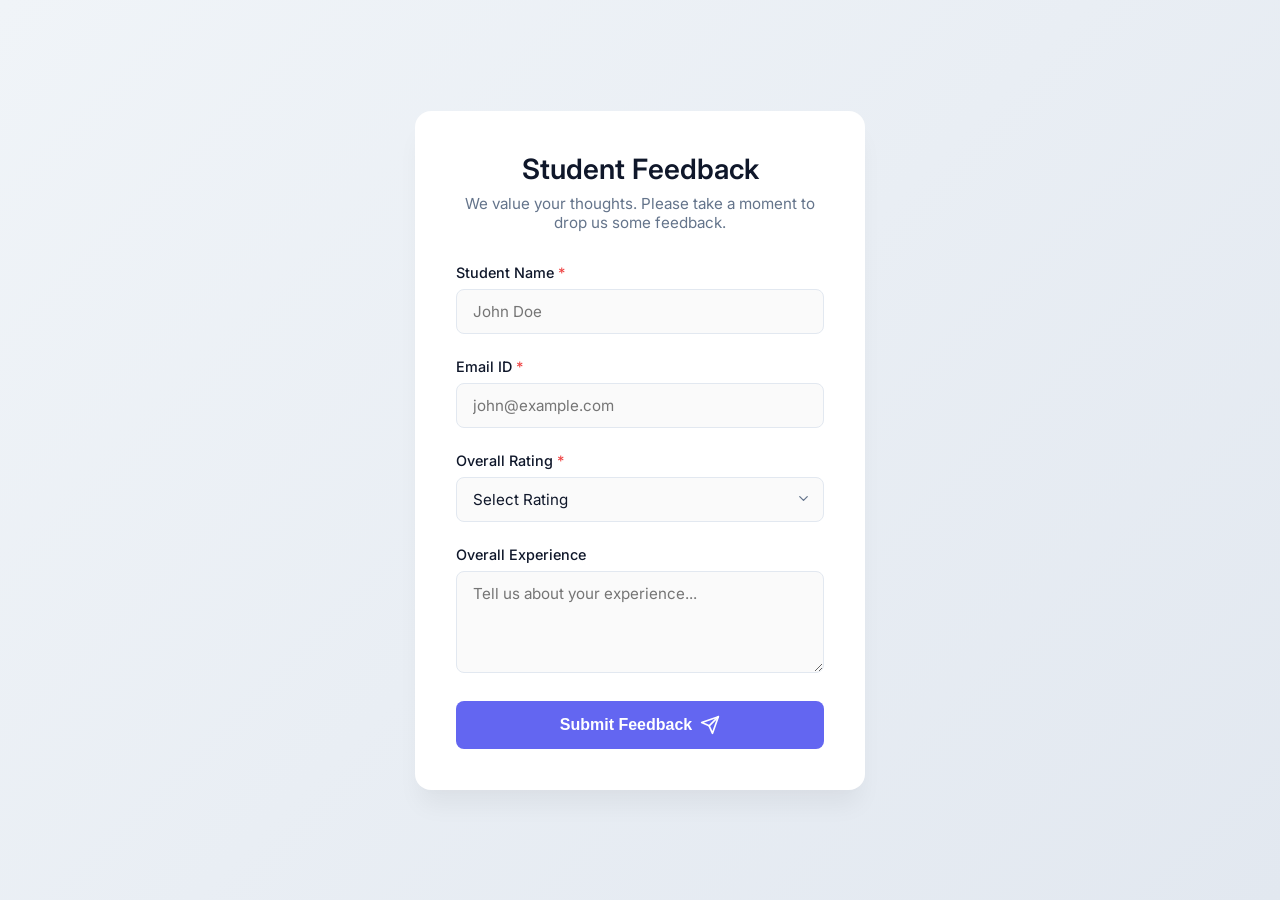
<file: index.html>
<!DOCTYPE html>
<html lang="en">
<head>
    <meta charset="UTF-8">
    <meta name="viewport" content="width=device-width, initial-scale=1.0">
    <title>Student Feedback</title>
    <meta name="description" content="Submit your student feedback">
    <link rel="stylesheet" href="static/style.css">
    <link href="https://fonts.googleapis.com/css2?family=Inter:wght@400;500;600&display=swap" rel="stylesheet">
</head>
<body>
    <div class="container">
        <div class="form-wrapper">
            <h1>Student Feedback</h1>
            <p class="subtitle">We value your thoughts. Please take a moment to drop us some feedback.</p>
            
            <div id="flash-messages" class="flash-messages"></div>

            <form action="https://nandhini-masai-4.onrender.com/submit" method="POST" id="feedback-form">
                <div class="input-group">
                    <label for="student_name">Student Name <span class="required">*</span></label>
                    <input type="text" id="student_name" name="student_name" required placeholder="John Doe">
                </div>

                <div class="input-group">
                    <label for="email">Email ID <span class="required">*</span></label>
                    <!-- Type=email handles basic HTML email format validation -->
                    <input type="email" id="email" name="email" required placeholder="john@example.com">
                </div>

                <div class="input-group">
                    <label for="rating">Overall Rating <span class="required">*</span></label>
                    <div class="rating-container">
                        <select id="rating" name="rating" required>
                            <option value="" disabled selected>Select Rating</option>
                            <option value="5">⭐⭐⭐⭐⭐ - Excellent</option>
                            <option value="4">⭐⭐⭐⭐ - Good</option>
                            <option value="3">⭐⭐⭐ - Average</option>
                            <option value="2">⭐⭐ - Poor</option>
                            <option value="1">⭐ - Terrible</option>
                        </select>
                    </div>
                </div>

                <div class="input-group">
                    <label for="experience">Overall Experience</label>
                    <textarea id="experience" name="experience" rows="4" placeholder="Tell us about your experience..."></textarea>
                </div>

                <button type="submit" class="submit-btn" id="submit-btn">
                    <span>Submit Feedback</span>
                    <svg width="20" height="20" viewBox="0 0 24 24" fill="none" stroke="currentColor" stroke-width="2" stroke-linecap="round" stroke-linejoin="round"><line x1="22" y1="2" x2="11" y2="13"></line><polygon points="22 2 15 22 11 13 2 9 22 2"></polygon></svg>
                </button>
            </form>
        </div>
    </div>

    <script>
        document.getElementById('feedback-form').addEventListener('submit', async (e) => {
            e.preventDefault();
            
            const form = e.target;
            const submitBtn = document.getElementById('submit-btn');
            const flashContainer = document.getElementById('flash-messages');
            
            // Show loading state
            const originalBtnHtml = submitBtn.innerHTML;
            submitBtn.innerHTML = '<span>Submitting...</span>';
            submitBtn.disabled = true;
            
            try {
                const formData = new FormData(form);
                
                const response = await fetch(form.action, {
                    method: 'POST',
                    body: formData,
                    headers: {
                        'Accept': 'application/json'
                    }
                });
                
                const result = await response.json();
                
                flashContainer.innerHTML = '';
                const alertDiv = document.createElement('div');
                alertDiv.className = `alert alert-${result.status === 'success' ? 'success' : 'error'}`;
                alertDiv.textContent = result.message;
                flashContainer.appendChild(alertDiv);
                
                if (result.status === 'success') {
                    form.reset();
                }
            } catch (error) {
                flashContainer.innerHTML = '<div class="alert alert-error">An error occurred while submitting. Please try again.</div>';
            } finally {
                submitBtn.innerHTML = originalBtnHtml;
                submitBtn.disabled = false;
            }
        });
    </script>
</body>
</html>
</file>
<file: static/style.css>
:root {
    --bg-color: #f8fafc;
    --card-bg: #ffffff;
    --primary-color: #6366f1;
    --primary-hover: #4f46e5;
    --text-main: #0f172a;
    --text-muted: #64748b;
    --border-color: #e2e8f0;
    --focus-ring: rgba(99, 102, 241, 0.25);
    --error-bg: #fef2f2;
    --error-text: #b91c1c;
    --success-bg: #f0fdf4;
    --success-text: #15803d;
}

* {
    box-sizing: border-box;
    margin: 0;
    padding: 0;
}

body {
    font-family: 'Inter', -apple-system, BlinkMacSystemFont, "Segoe UI", Roboto, sans-serif;
    background-color: var(--bg-color);
    background-image: linear-gradient(135deg, #f0f4f8 0%, #e2e8f0 100%);
    color: var(--text-main);
    display: flex;
    justify-content: center;
    align-items: center;
    min-height: 100vh;
    padding: 2rem 1rem;
}

.container {
    width: 100%;
    max-width: 450px;
}

.form-wrapper {
    background: var(--card-bg);
    border-radius: 16px;
    padding: 2.5rem;
    box-shadow: 0 20px 25px -5px rgba(0, 0, 0, 0.05), 0 8px 10px -6px rgba(0, 0, 0, 0.01);
    border: 1px solid rgba(255, 255, 255, 0.6);
}

h1 {
    font-size: 1.75rem;
    font-weight: 600;
    text-align: center;
    margin-bottom: 0.5rem;
    color: var(--text-main);
}

.subtitle {
    text-align: center;
    color: var(--text-muted);
    font-size: 0.95rem;
    margin-bottom: 2rem;
}

.input-group {
    margin-bottom: 1.5rem;
}

label {
    display: block;
    font-size: 0.9rem;
    font-weight: 500;
    margin-bottom: 0.5rem;
    color: var(--text-main);
}

.required {
    color: #ef4444;
}

input[type="text"],
input[type="email"],
select,
textarea {
    width: 100%;
    padding: 0.75rem 1rem;
    border: 1px solid var(--border-color);
    border-radius: 8px;
    font-family: inherit;
    font-size: 0.95rem;
    color: var(--text-main);
    background-color: #fafafa;
    transition: all 0.2s ease;
}

input:focus,
select:focus,
textarea:focus {
    outline: none;
    border-color: var(--primary-color);
    box-shadow: 0 0 0 3px var(--focus-ring);
    background-color: #ffffff;
}

textarea {
    resize: vertical;
    min-height: 100px;
}

select {
    appearance: none;
    background-image: url("data:image/svg+xml,%3Csvg xmlns='http://www.w3.org/2000/svg' width='24' height='24' viewBox='0 0 24 24' fill='none' stroke='%2364748b' stroke-width='2' stroke-linecap='round' stroke-linejoin='round'%3E%3Cpolyline points='6 9 12 15 18 9'%3E%3C/polyline%3E%3C/svg%3E");
    background-repeat: no-repeat;
    background-position: right 0.75rem center;
    background-size: 1em;
}

.submit-btn {
    width: 100%;
    padding: 0.875rem;
    background-color: var(--primary-color);
    color: white;
    border: none;
    border-radius: 8px;
    font-size: 1rem;
    font-weight: 600;
    cursor: pointer;
    display: flex;
    justify-content: center;
    align-items: center;
    gap: 0.5rem;
    transition: all 0.3s ease;
    margin-top: 1rem;
}

.submit-btn:hover {
    background-color: var(--primary-hover);
    transform: translateY(-1px);
    box-shadow: 0 4px 12px rgba(99, 102, 241, 0.3);
}

.submit-btn svg {
    transition: transform 0.3s ease;
}

.submit-btn:hover svg {
    transform: translateX(4px) translateY(-4px);
}

.alert {
    padding: 1rem;
    border-radius: 8px;
    margin-bottom: 1.5rem;
    font-size: 0.9rem;
    font-weight: 500;
}

.alert-error {
    background-color: var(--error-bg);
    color: var(--error-text);
    border: 1px solid #fecaca;
}

.alert-success {
    background-color: var(--success-bg);
    color: var(--success-text);
    border: 1px solid #bbf7d0;
}

@media (max-width: 480px) {
    .form-wrapper {
        padding: 1.5rem;
        border-radius: 12px;
    }
}
</file>
